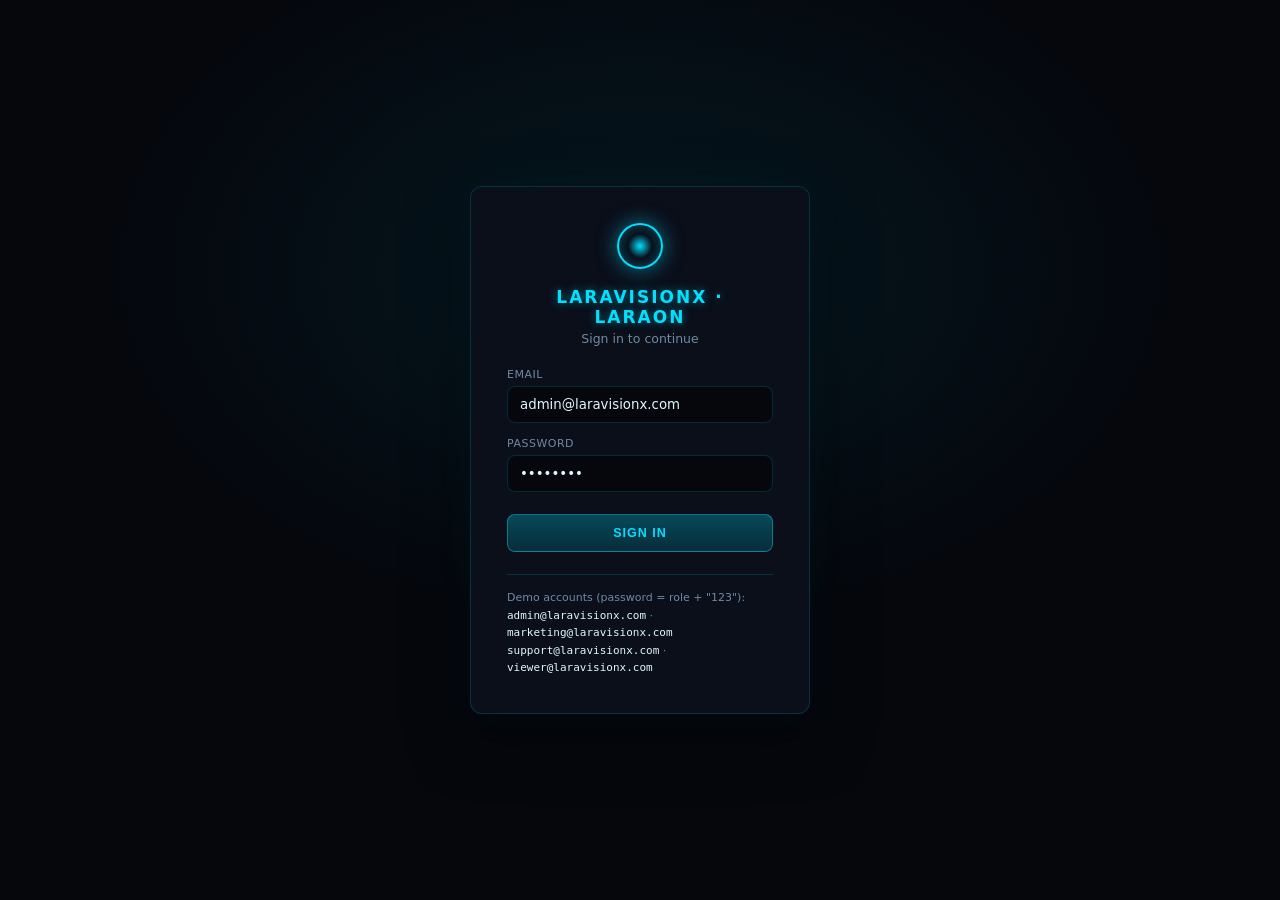
<file: apps/web/login.html>
<!doctype html>
<html lang="en">
<head>
<meta charset="utf-8" />
<title>Laraon — Sign in</title>
<style>
  :root { --cyan: #00e0ff; --bg: #05070d; --bg-panel: #0a0f1a; --border: rgba(0,224,255,0.16); --text: #dff6ff; --text-dim: #6f8aa3; --red: #ff4d6d; }
  * { box-sizing: border-box; }
  body {
    font-family: 'Segoe UI', system-ui, sans-serif;
    background: radial-gradient(ellipse 900px 600px at 50% 30%, rgba(0,224,255,0.08), transparent 60%), var(--bg);
    color: var(--text); margin: 0; height: 100vh; display: flex; align-items: center; justify-content: center;
  }
  .brand-ring { width: 46px; height: 46px; border-radius: 50%; border: 2px solid var(--cyan); margin: 0 auto 18px; position: relative;
    box-shadow: 0 0 20px rgba(0,224,255,0.5), inset 0 0 12px rgba(0,224,255,0.3); animation: spin 6s linear infinite; }
  .brand-ring::after { content: ''; position: absolute; inset: 9px; border-radius: 50%; background: radial-gradient(circle, var(--cyan), transparent 70%); }
  @keyframes spin { to { transform: rotate(360deg); } }
  .card { background: var(--bg-panel); border: 1px solid var(--border); border-radius: 12px; padding: 36px; width: 340px;
    box-shadow: 0 0 40px rgba(0,224,255,0.05), 0 20px 60px rgba(0,0,0,0.5); text-align: center; }
  .card h1 { font-size: 17px; margin: 0 0 4px; letter-spacing: 2px; color: var(--cyan); text-shadow: 0 0 8px rgba(0,224,255,0.5); }
  .card p { color: var(--text-dim); font-size: 12.5px; margin: 0 0 22px; }
  label { display: block; font-size: 11px; color: var(--text-dim); margin: 14px 0 5px; text-align: left; text-transform: uppercase; letter-spacing: .5px; }
  input { width: 100%; box-sizing: border-box; padding: 10px 12px; border-radius: 8px; border: 1px solid var(--border); background: var(--bg); color: var(--text); font-family: inherit; }
  input:focus { outline: none; border-color: rgba(0,224,255,0.5); box-shadow: 0 0 0 3px rgba(0,224,255,0.08); }
  button {
    margin-top: 22px; width: 100%; padding: 11px 16px; border-radius: 8px; cursor: pointer; font-size: 12.5px;
    letter-spacing: 1px; text-transform: uppercase; font-weight: 700;
    background: linear-gradient(180deg, rgba(0,224,255,0.28), rgba(0,224,255,0.14)); border: 1px solid rgba(0,224,255,0.4); color: var(--cyan);
  }
  button:hover { box-shadow: 0 0 16px rgba(0,224,255,0.3); }
  .error { color: var(--red); font-size: 12.5px; margin-top: 12px; }
  .demo { margin-top: 22px; font-size: 11px; color: var(--text-dim); line-height: 1.6; text-align: left; border-top: 1px solid var(--border); padding-top: 14px; }
  .demo code { color: var(--text); }
</style>
</head>
<body>
<div class="card">
  <div class="brand-ring"></div>
  <h1>LARAVISIONX · LARAON</h1>
  <p>Sign in to continue</p>
  <label>Email</label>
  <input id="email" type="email" value="admin@laravisionx.com" />
  <label>Password</label>
  <input id="password" type="password" value="admin123" />
  <button onclick="login()">Sign in</button>
  <div id="error" class="error"></div>
  <div class="demo">
    Demo accounts (password = role + "123"):<br />
    <code>admin@laravisionx.com</code> · <code>marketing@laravisionx.com</code><br />
    <code>support@laravisionx.com</code> · <code>viewer@laravisionx.com</code>
  </div>
</div>
<script>
async function login() {
  const email = document.getElementById('email').value;
  const password = document.getElementById('password').value;
  const errorEl = document.getElementById('error');
  errorEl.textContent = '';
  const res = await fetch('/api/auth/login', {
    method: 'POST',
    headers: { 'Content-Type': 'application/json' },
    body: JSON.stringify({ email, password }),
  });
  if (!res.ok) {
    errorEl.textContent = 'Invalid email or password';
    return;
  }
  const data = await res.json();
  localStorage.setItem('jarvis_token', data.access_token);
  localStorage.setItem('jarvis_role', data.role);
  localStorage.setItem('jarvis_email', data.email);
  window.location.href = '/dashboard.html';
}
document.getElementById('password').addEventListener('keydown', (e) => { if (e.key === 'Enter') login(); });
</script>
</body>
</html>
</file>
